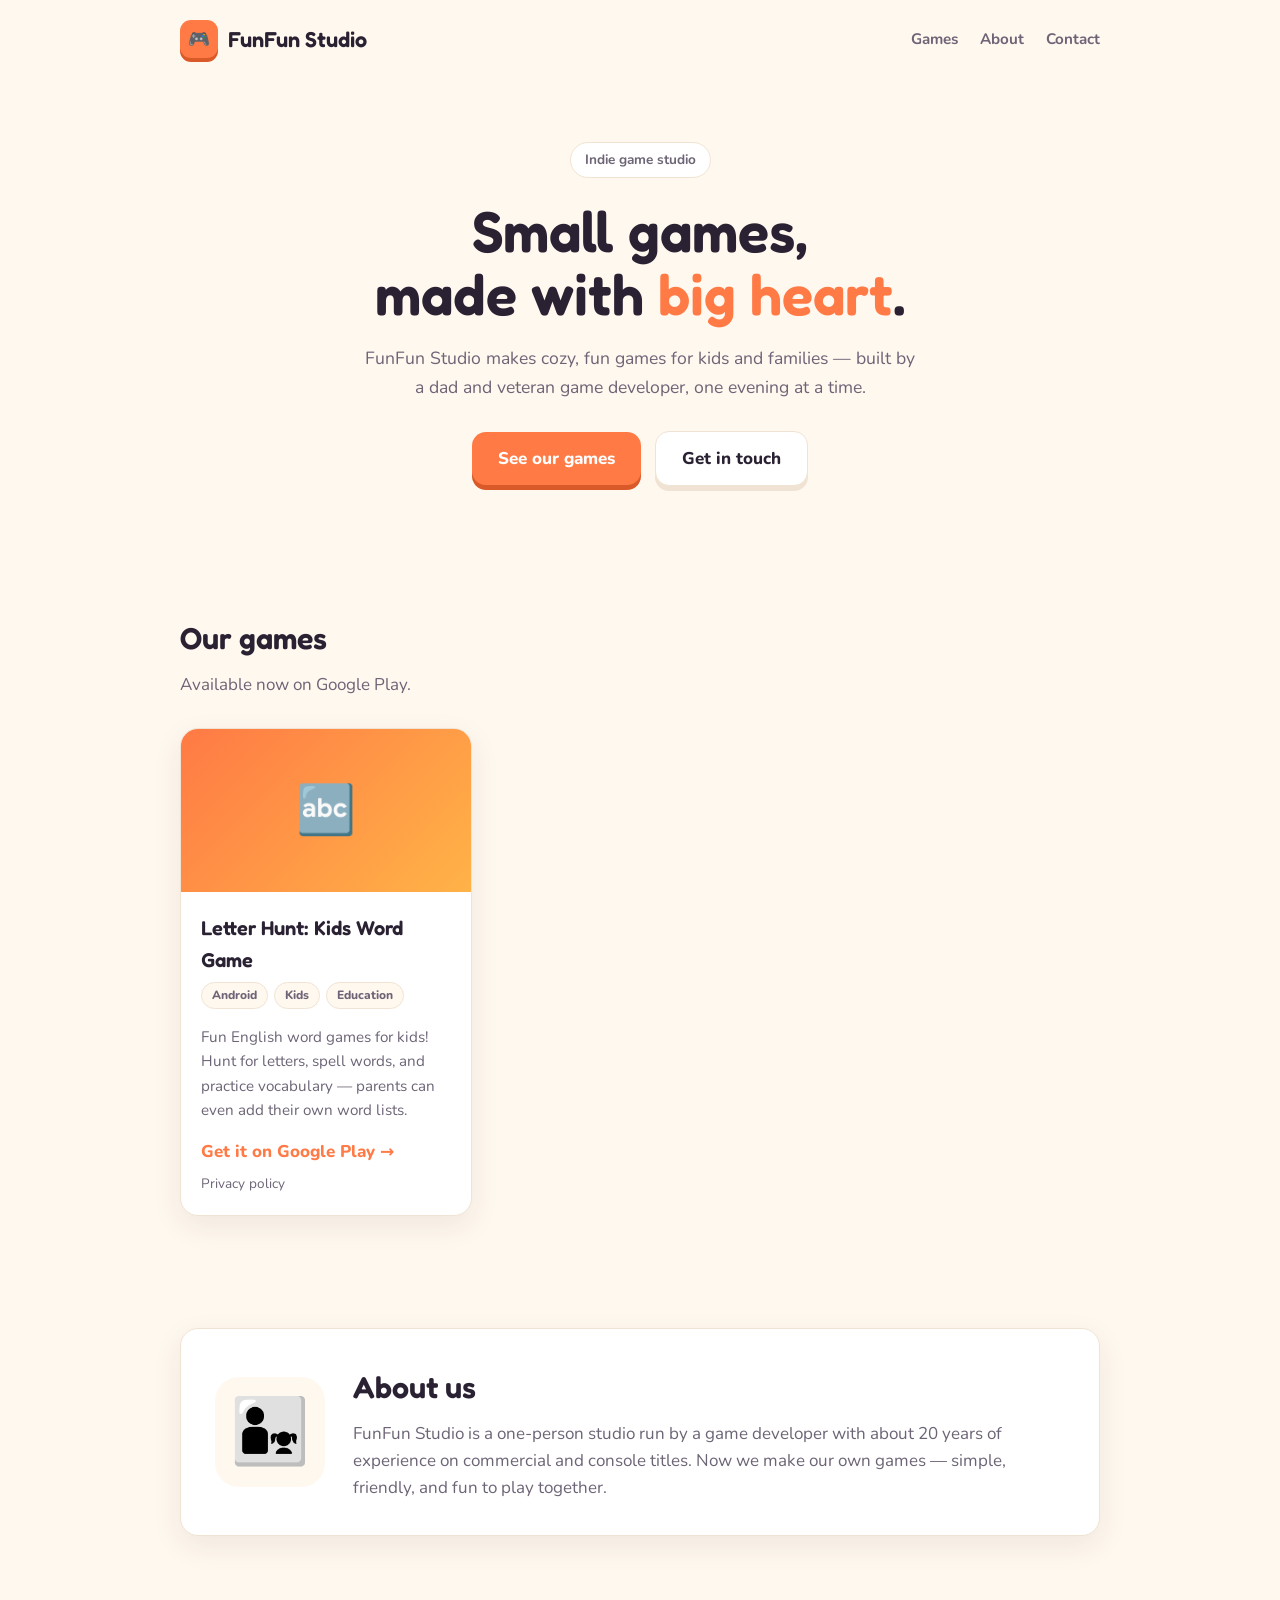
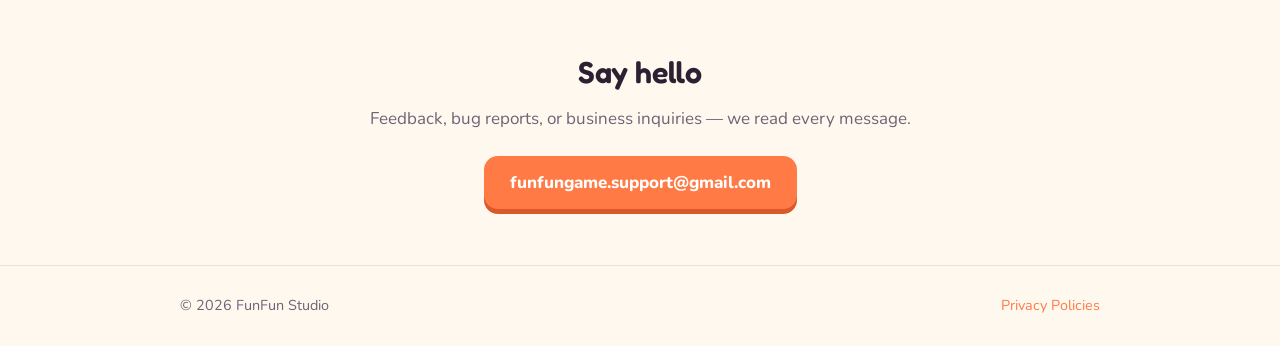
<file: index.html>
<!doctype html>
<html lang="en">
<head>
  <meta charset="utf-8">
  <meta name="viewport" content="width=device-width, initial-scale=1">
  <title>FunFun Studio</title>
  <meta name="description" content="FunFun Studio — small, cozy games made by a dad, for kids and families.">
  <link rel="icon" href="data:image/svg+xml,<svg xmlns='http://www.w3.org/2000/svg' viewBox='0 0 100 100'><text y='.9em' font-size='90'>🎮</text></svg>">
  <link rel="preconnect" href="https://fonts.googleapis.com">
  <link rel="preconnect" href="https://fonts.gstatic.com" crossorigin>
  <link href="https://fonts.googleapis.com/css2?family=Fredoka:wght@500;600&family=Nunito:wght@400;700;800&display=swap" rel="stylesheet">
  <link rel="stylesheet" href="style.css">
</head>
<body>

<header>
  <div class="wrap nav">
    <a class="logo" href="./"><span class="logo-mark">🎮</span>FunFun Studio</a>
    <nav class="nav-links">
      <a href="#games">Games</a>
      <a href="#about">About</a>
      <a href="#contact">Contact</a>
    </nav>
  </div>
</header>

<main>
  <div class="wrap hero">
    <span class="badge">Indie game studio</span>
    <h1>Small games,<br>made with <span>big heart</span>.</h1>
    <p>FunFun Studio makes cozy, fun games for kids and families — built by a dad and veteran game developer, one evening at a time.</p>
    <a class="btn" href="#games">See our games</a>
    <a class="btn ghost" href="#contact">Get in touch</a>
  </div>

  <section id="games">
    <div class="wrap">
      <h2 class="section-title">Our games</h2>
      <p class="section-sub">Available now on Google Play.</p>

      <div class="games">
        <!-- GAME CARD: copy this block for each game -->
        <article class="game">
          <div class="game-art">🔤</div>
          <!-- To use a real image: replace the line above with
               <div class="game-art"><img src="images/your-game.png" alt="Game name"></div> -->
          <div class="game-body">
            <h3>Letter Hunt: Kids Word Game</h3>
            <div class="tags"><span class="tag">Android</span><span class="tag">Kids</span><span class="tag">Education</span></div>
            <p>Fun English word games for kids! Hunt for letters, spell words, and practice vocabulary — parents can even add their own word lists.</p>
            <a class="store-link" href="https://play.google.com/store/apps/details?id=com.funfun.letterhunt" target="_blank" rel="noopener">Get it on Google Play →</a>
            <a href="https://nc1988.github.io/letterhunt-privacy/" style="font-size:.85rem;margin-top:8px;color:var(--muted)">Privacy policy</a>
          </div>
        </article>

        <!-- Coming-soon card hidden for now:
        <article class="game">
          <div class="game-art alt">✨</div>
          <div class="game-body">
            <h3>Something New</h3>
            <div class="tags"><span class="tag">In development</span></div>
            <p>Our next game is cooking. Check back soon!</p>
            <span class="soon">Coming soon</span>
          </div>
        </article>
        -->
      </div>
    </div>
  </section>

  <section id="about">
    <div class="wrap">
      <div class="about">
        <div class="about-emoji">👨‍👧</div>
        <div>
          <h2 class="section-title">About us</h2>
          <p>FunFun Studio is a one-person studio run by a game developer with about 20 years of experience on commercial and console titles. Now we make our own games — simple, friendly, and fun to play together.</p>
        </div>
      </div>
    </div>
  </section>

  <section id="contact" class="contact">
    <div class="wrap">
      <h2 class="section-title">Say hello</h2>
      <p>Feedback, bug reports, or business inquiries — we read every message.</p>
      <a class="btn" href="mailto:funfungame.support@gmail.com">funfungame.support@gmail.com</a>
    </div>
  </section>
</main>

<footer>
  <div class="wrap">
    <span>© <span id="y">2026</span> FunFun Studio</span>
    <a href="privacy.html">Privacy Policies</a>
  </div>
</footer>
<script>document.getElementById('y').textContent=new Date().getFullYear();</script>
</body>
</html>
</file>
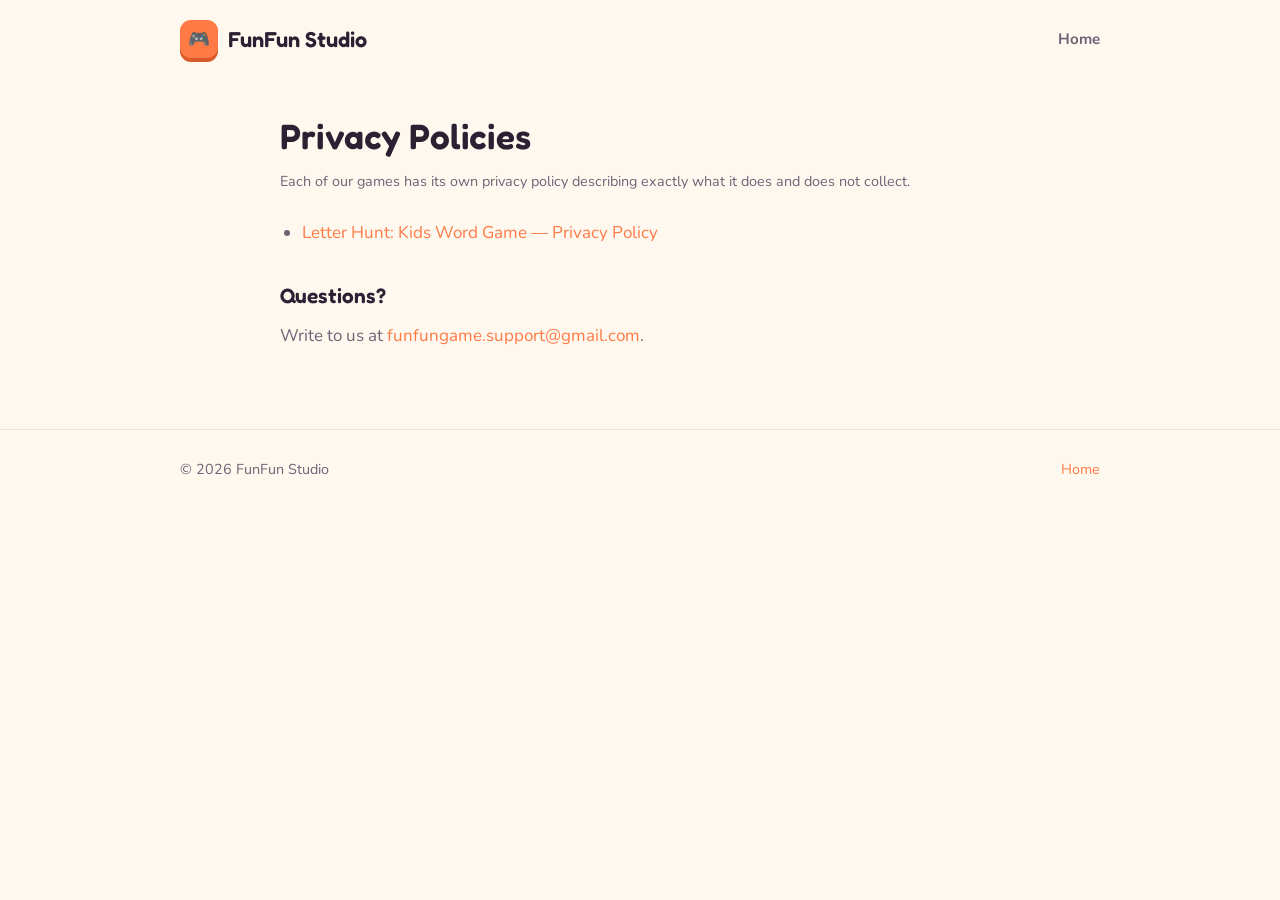
<file: privacy.html>
<!doctype html>
<html lang="en">
<head>
  <meta charset="utf-8">
  <meta name="viewport" content="width=device-width, initial-scale=1">
  <title>Privacy Policies — FunFun Studio</title>
  <link rel="icon" href="data:image/svg+xml,<svg xmlns='http://www.w3.org/2000/svg' viewBox='0 0 100 100'><text y='.9em' font-size='90'>🎮</text></svg>">
  <link rel="preconnect" href="https://fonts.googleapis.com">
  <link rel="preconnect" href="https://fonts.gstatic.com" crossorigin>
  <link href="https://fonts.googleapis.com/css2?family=Fredoka:wght@500;600&family=Nunito:wght@400;700;800&display=swap" rel="stylesheet">
  <link rel="stylesheet" href="style.css">
</head>
<body>
<header>
  <div class="wrap nav">
    <a class="logo" href="./"><span class="logo-mark">🎮</span>FunFun Studio</a>
    <nav class="nav-links"><a href="./">Home</a></nav>
  </div>
</header>

<main class="wrap legal">
  <h1>Privacy Policies</h1>
  <p class="updated">Each of our games has its own privacy policy describing exactly what it does and does not collect.</p>
  <ul>
    <li><a href="https://nc1988.github.io/letterhunt-privacy/">Letter Hunt: Kids Word Game — Privacy Policy</a></li>
  </ul>
  <h2>Questions?</h2>
  <p>Write to us at <a href="mailto:funfungame.support@gmail.com">funfungame.support@gmail.com</a>.</p>
</main>

<footer>
  <div class="wrap">
    <span>© 2026 FunFun Studio</span>
    <a href="./">Home</a>
  </div>
</footer>
</body>
</html>
</file>
<file: style.css>
:root{
  --bg:#fff8ef; --surface:#ffffff; --ink:#2a2233; --muted:#6d6476;
  --accent:#ff7a45; --accent-2:#3fb6a8; --line:#f0e3d3; --shadow:0 10px 30px rgba(60,40,20,.08);
  --radius:18px;
}
@media (prefers-color-scheme: dark){
  :root{ --bg:#17141c; --surface:#221e29; --ink:#f4eef8; --muted:#a59cad;
    --line:#332d3b; --shadow:0 10px 30px rgba(0,0,0,.35); }
}
*{box-sizing:border-box;margin:0;padding:0}
html{scroll-behavior:smooth}
body{font-family:"Nunito",system-ui,sans-serif;background:var(--bg);color:var(--ink);line-height:1.6;font-size:17px}
a{color:var(--accent);text-decoration:none}
a:hover{text-decoration:underline}
.wrap{max-width:960px;margin:0 auto;padding:0 20px}

/* header */
header{padding:20px 0}
.nav{display:flex;align-items:center;justify-content:space-between;gap:16px}
.logo{display:flex;align-items:center;gap:10px;font-family:"Fredoka",sans-serif;font-weight:600;font-size:1.35rem;color:var(--ink)}
.logo:hover{text-decoration:none}
.logo-mark{width:38px;height:38px;border-radius:11px;background:var(--accent);display:grid;place-items:center;color:#fff;font-size:1.1rem;box-shadow:0 4px 0 #d95a28}
.nav-links{display:flex;gap:22px;font-weight:700;font-size:.95rem}
.nav-links a{color:var(--muted)}
.nav-links a:hover{color:var(--ink);text-decoration:none}

/* hero */
.hero{padding:64px 0 72px;text-align:center}
.badge{display:inline-block;background:var(--surface);border:1px solid var(--line);border-radius:999px;padding:6px 14px;font-size:.85rem;font-weight:700;color:var(--muted);margin-bottom:22px}
.hero h1{font-family:"Fredoka",sans-serif;font-weight:600;font-size:clamp(2.2rem,6vw,3.6rem);line-height:1.1;margin-bottom:18px}
.hero h1 span{color:var(--accent)}
.hero p{color:var(--muted);max-width:560px;margin:0 auto 30px;font-size:1.1rem}
.btn{display:inline-block;background:var(--accent);color:#fff;font-weight:800;padding:13px 26px;border-radius:14px;box-shadow:0 5px 0 #d95a28;transition:transform .1s,box-shadow .1s}
.btn:hover{text-decoration:none;transform:translateY(2px);box-shadow:0 3px 0 #d95a28}
.btn.ghost{background:var(--surface);color:var(--ink);box-shadow:0 5px 0 var(--line);border:1px solid var(--line);margin-left:10px}
.btn.ghost:hover{box-shadow:0 3px 0 var(--line)}

/* sections */
section{padding:56px 0}
.section-title{font-family:"Fredoka",sans-serif;font-weight:600;font-size:1.9rem;margin-bottom:8px}
.section-sub{color:var(--muted);margin-bottom:30px}

/* games */
.games{display:grid;grid-template-columns:repeat(auto-fill,minmax(270px,1fr));gap:22px}
.game{background:var(--surface);border:1px solid var(--line);border-radius:var(--radius);overflow:hidden;box-shadow:var(--shadow);display:flex;flex-direction:column}
.game-art{aspect-ratio:16/9;background:linear-gradient(135deg,var(--accent),#ffb347);display:grid;place-items:center;font-size:3rem}
.game-art.alt{background:linear-gradient(135deg,var(--accent-2),#7dd3c0)}
.game-art img{width:100%;height:100%;object-fit:cover}
.game-body{padding:20px;display:flex;flex-direction:column;flex:1}
.game h3{font-family:"Fredoka",sans-serif;font-weight:600;font-size:1.25rem;margin-bottom:6px}
.game p{color:var(--muted);font-size:.95rem;margin-bottom:16px;flex:1}
.tags{display:flex;gap:6px;flex-wrap:wrap;margin-bottom:16px}
.tag{font-size:.75rem;font-weight:800;padding:3px 10px;border-radius:999px;background:var(--bg);border:1px solid var(--line);color:var(--muted)}
.store-link{font-weight:800}
.soon{color:var(--muted);font-weight:700;font-size:.9rem}

/* about */
.about{background:var(--surface);border:1px solid var(--line);border-radius:var(--radius);padding:34px;box-shadow:var(--shadow);display:grid;grid-template-columns:auto 1fr;gap:28px;align-items:center}
.about-emoji{font-size:4rem;width:110px;height:110px;border-radius:24px;background:var(--bg);display:grid;place-items:center}
.about p{color:var(--muted);margin-top:8px}

/* contact */
.contact{text-align:center}
.contact p{color:var(--muted);margin-bottom:24px}

footer{border-top:1px solid var(--line);padding:28px 0;color:var(--muted);font-size:.9rem}
footer .wrap{display:flex;justify-content:space-between;flex-wrap:wrap;gap:12px}

/* legal page */
.legal{max-width:760px;padding:30px 20px 70px}
.legal h1{font-family:"Fredoka",sans-serif;font-weight:600;font-size:2.2rem;margin-bottom:6px}
.legal h2{font-family:"Fredoka",sans-serif;font-weight:600;font-size:1.3rem;margin:32px 0 10px}
.legal p,.legal li{color:var(--muted);margin-bottom:10px}
.legal ul{padding-left:22px}
.legal .updated{font-size:.9rem;margin-bottom:26px}

@media (max-width:640px){
  .nav-links{gap:14px;font-size:.88rem}
  .hero{padding:40px 0 50px}
  .btn.ghost{margin:12px 0 0}
  .about{grid-template-columns:1fr;text-align:center;padding:26px}
  .about-emoji{margin:0 auto}
}
</file>
